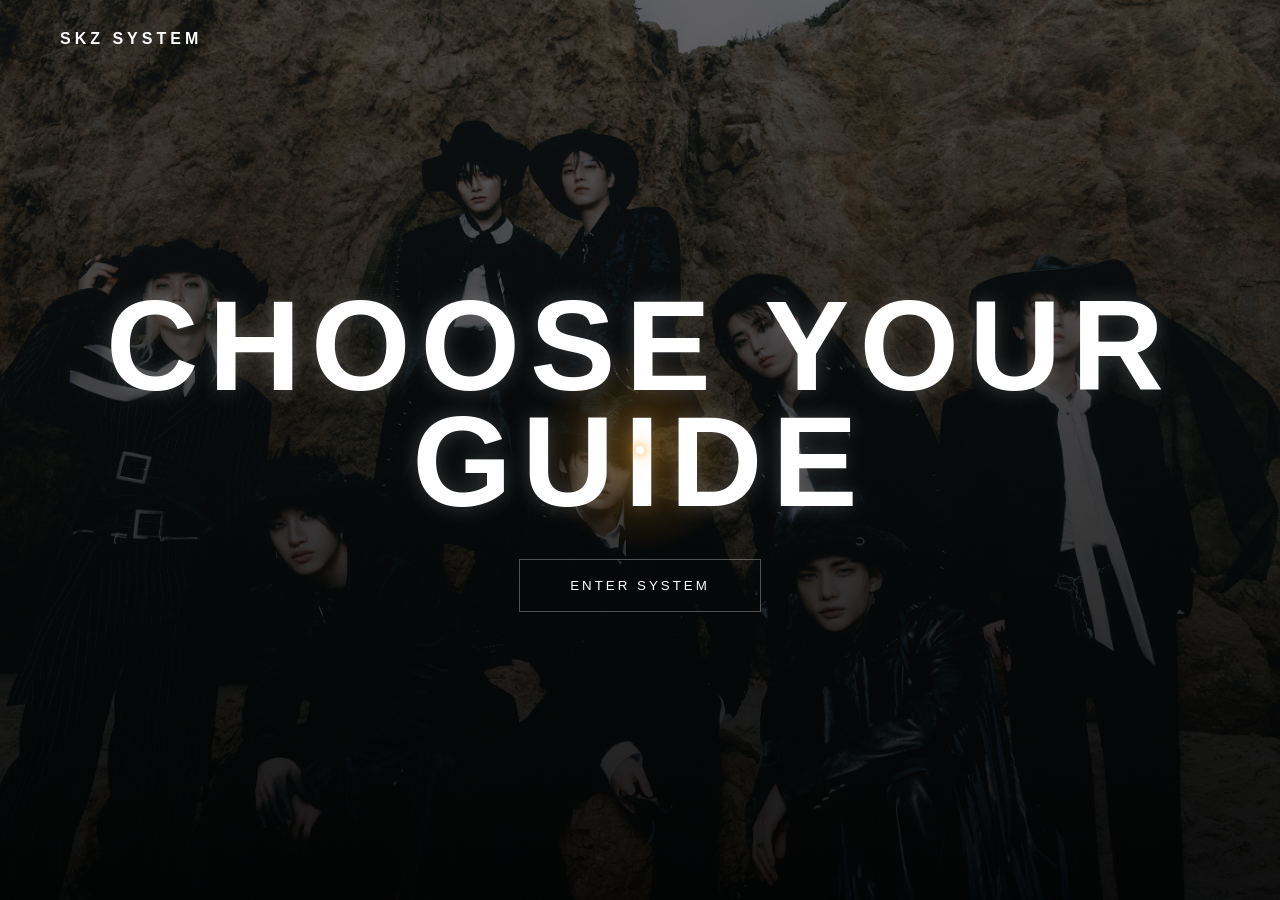
<file: index.html>
<!DOCTYPE html>
<html lang="en">
<head>
    <meta charset="UTF-8">
    <meta name="viewport" content="width=device-width, initial-scale=1.0">
    <link rel="stylesheet" href="css/style.css">
    <title>Stray Kids</title>
</head>
<body>

    <div class="noise"></div>
    <div class="particles"></div>

    <!-- HERO -->
    <section class="hero">

        <nav>
            <h1>SKZ SYSTEM</h1>
        </nav>

        <div class="hero-content">

            <h2>
                CHOOSE YOUR GUIDE
            </h2>

            <button class="enter-btn">
                ENTER SYSTEM
            </button>

        </div>

    </section>


    <!-- MEMBER SHOWCASE -->
    <section class="member-showcase">

        <button class="slide-btn prev-btn" aria-label="Previous member">
            &#8249;
        </button>

        <div class="member-slide bang-chan">
            <div class="member-text">
                <p class="member-role">STRAY KIDS LEADER</p>
                <h2>BANG CHAN</h2>
                <p class="member-quote">"Step out, we are Stray Kids."</p>
            </div>
            <div class="member-image">
                <img src="assets/images/members/bang-chan.jpg" onerror="this.onerror=null; this.src='assets/images/members/han.jpg';">
            </div>
        </div>

        <div class="member-slide lee-know">
            <div class="member-text">
                <p class="member-role">STRAY KIDS MEMBER</p>
                <h2>LEE KNOW</h2>
                <p class="member-quote">"The stage follows his rhythm."</p>
            </div>
            <div class="member-image">
                <img src="assets/images/members/lee-know.jpg" onerror="this.onerror=null; this.src='assets/images/members/han.jpg';">
            </div>
        </div>

        <div class="member-slide changbin">
            <div class="member-text">
                <p class="member-role">STRAY KIDS MEMBER</p>
                <h2>CHANGBIN</h2>
                <p class="member-quote">"A voice built with impact."</p>
            </div>
            <div class="member-image">
                <img src="assets/images/members/changbin.jpg" onerror="this.onerror=null; this.src='assets/images/members/han.jpg';">
            </div>
        </div>

        <div class="member-slide hyunjin">
            <div class="member-text">
                <p class="member-role">STRAY KIDS MEMBER</p>
                <h2>HYUNJIN</h2>
                <p class="member-quote">"Movement becomes a signature."</p>
            </div>
            <div class="member-image">
                <img src="assets/images/members/hyunjin.jpg" onerror="this.onerror=null; this.src='assets/images/members/han.jpg';">
            </div>
        </div>

        <div class="member-slide active han">
            <div class="member-text">
                <p class="member-role">STRAY KIDS MEMBER</p>
                <h2>HAN</h2>
                <p class="member-quote">"You make Stray Kids stay."</p>
            </div>
            <div class="member-image">
                <img src="assets/images/members/han.jpg">
            </div>
        </div>

        <div class="member-slide felix">
            <div class="member-text">
                <p class="member-role">STRAY KIDS MEMBER</p>
                <h2>FELIX</h2>
                <p class="member-quote">"Sunshine with a thunder-deep voice."</p>
            </div>
            <div class="member-image">
                <img src="assets/images/members/felix.jpg" onerror="this.onerror=null; this.src='assets/images/members/han.jpg';">
            </div>
        </div>

        <div class="member-slide seungmin">
            <div class="member-text">
                <p class="member-role">STRAY KIDS MEMBER</p>
                <h2>SEUNGMIN</h2>
                <p class="member-quote">"Every note lands clean."</p>
            </div>
            <div class="member-image">
                <img src="assets/images/members/seungmin.jpg" onerror="this.onerror=null; this.src='assets/images/members/han.jpg';">
            </div>
        </div>

        <div class="member-slide in">
            <div class="member-text">
                <p class="member-role">STRAY KIDS MEMBER</p>
                <h2>I.N</h2>
                <p class="member-quote">"Sharp presence, bright energy."</p>
            </div>
            <div class="member-image">
                <img src="assets/images/members/in.jpg" onerror="this.onerror=null; this.src='assets/images/members/han.jpg';">
            </div>
        </div>

        <button class="slide-btn next-btn" aria-label="Next member">
            &#8250;
        </button>

        <div class="slide-dots" aria-label="Member navigation"></div>

        <button class="lock-guide-btn">
            LOCK GUIDE
        </button>

    </section>

    <script src="js/app.js"></script>
</body>
</html>
</file>
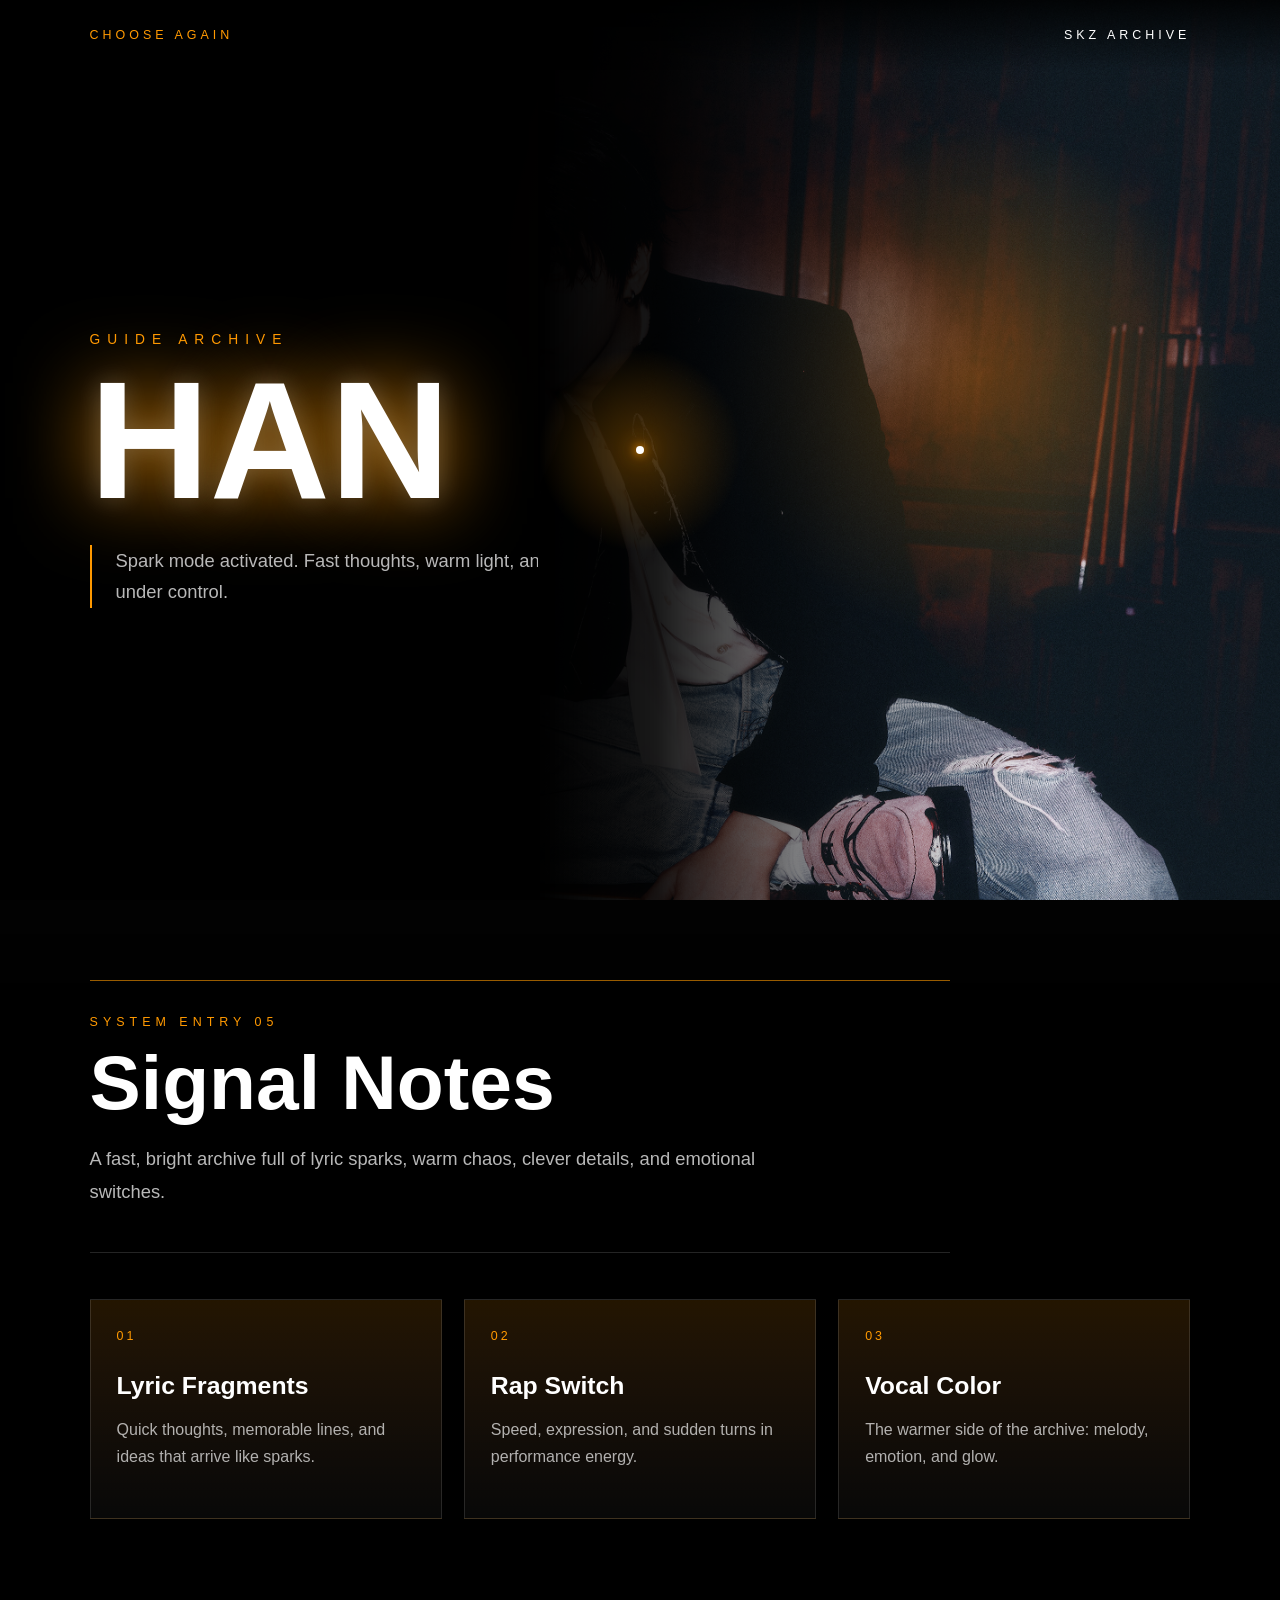
<file: blog.html>
<!DOCTYPE html>
<html lang="en">
<head>
    <meta charset="UTF-8">
    <meta name="viewport" content="width=device-width, initial-scale=1.0">
    <link rel="stylesheet" href="css/style.css">
    <title>SKZ Archive</title>
</head>
<body class="blog-page">

    <div class="noise"></div>
    <div class="particles"></div>

    <nav class="blog-nav">
        <a href="index.html">CHOOSE AGAIN</a>
        <p>SKZ ARCHIVE</p>
    </nav>

    <main class="blog-layout">

        <section class="blog-hero">
            <div class="blog-hero-copy">
                <p class="blog-kicker">GUIDE ARCHIVE</p>
                <h1 class="archive-name">HAN</h1>
                <p class="archive-intro">
                    A cinematic archive shaped by the selected guide.
                </p>
            </div>

            <div class="archive-image">
                <img class="archive-img" src="assets/images/members/han.jpg" alt="">
            </div>
        </section>

        <section class="archive-content">

            <article class="main-entry">
                <p class="entry-code">SYSTEM ENTRY 01</p>
                <h2 class="entry-title">Signal Notes</h2>
                <p class="entry-text">
                    A personal archive of visuals, mood, stage energy, and small details from this member's universe.
                </p>
            </article>

            <div class="archive-grid">
                <article>
                    <span>01</span>
                    <h3 class="post-one">Visual Profile</h3>
                    <p class="post-one-text">A focused look at colors, styling, and the member's visual identity.</p>
                </article>

                <article>
                    <span>02</span>
                    <h3 class="post-two">Favorite Track</h3>
                    <p class="post-two-text">A music-centered log for sound, tone, and performance atmosphere.</p>
                </article>

                <article>
                    <span>03</span>
                    <h3 class="post-three">Stage Energy</h3>
                    <p class="post-three-text">Notes about movement, presence, and how the stage changes around them.</p>
                </article>
            </div>

        </section>

    </main>

    <script src="js/blog.js"></script>
</body>
</html>
</file>
<file: css/style.css>
body{
    margin: 0;
    overflow: hidden;

    font-family: Arial, sans-serif;

    background: black;
}


.hero{

    width: 100%;
    height: 100vh;

    position: relative;

    background:
    linear-gradient(
        rgba(0,0,0,0.6),
        rgba(0,0,0,0.9)
    ),

    url("../assets/images/backgrounds/bg.jpg");

    background-size: cover;
    background-position: center;

    display: flex;
    flex-direction: column;

    opacity: 1;
    transform: translateY(0);
    transition:
    opacity 0.8s ease,
    transform 0.8s ease;
}

.hero-content{

    flex: 1;

    display: flex;

    flex-direction: column;

    justify-content: center;
    align-items: center;

    text-align: center;
}

.main-title{

    font-size: 9rem;

    color: white;

    letter-spacing: 10px;

    text-transform: uppercase;

    margin: 0;

    text-shadow:
    0 0 20px rgba(255,255,255,0.2);
}

.system-text{

    color: #00f0ff;

    letter-spacing: 8px;

    margin-bottom: 20px;
}

.enter-btn{

    margin-top: 40px;

    padding: 18px 50px;

    background: transparent;

    border: 1px solid rgba(255,255,255,0.3);

    color: white;

    letter-spacing: 3px;

    cursor: pointer;

    transition: 0.4s;
}


.enter-btn:hover{

    background: white;

    color: black;

    transform: scale(1.05);
}

*{
    margin: 0;
    padding: 0;
    box-sizing: border-box;
}

body{
    background: black;

    font-family: Arial, sans-serif;

    overflow: hidden;

    color: white;
}


/* HERO */
.hero{

    width: 100%;
    height: 100vh;

    position: relative;

    background:
    linear-gradient(
        rgba(0,0,0,0.6),
        rgba(0,0,0,0.9)
    ),

    url("../assets/images/backgrounds/bg.jpg");

    background-size: cover;
    background-position: center;

    display: flex;
    flex-direction: column;
}


/* NAVBAR */
nav{

    width: 100%;

    padding: 30px 60px;

    position: absolute;

    top: 0;
    left: 0;

    z-index: 10;
}


/* LOGO */
nav h1{

    font-size: 1rem;

    letter-spacing: 4px;

    color: white;
}


/* CONTEÚDO CENTRAL */
.hero-content{

    flex: 1;

    display: flex;

    flex-direction: column;

    justify-content: center;
    align-items: center;

    text-align: center;
}


/* TEXTO PEQUENO */
.hero-content p{

    color: #00f0ff;

    letter-spacing: 6px;

    margin-bottom: 20px;

    font-size: 0.9rem;
}


/* TÍTULO GIGANTE */
.hero-content h2{

    font-size: 8rem;

    font-weight: bold;

    letter-spacing: 10px;

    line-height: 0.9;

    text-transform: uppercase;

    text-shadow:
    0 0 20px rgba(255,255,255,0.2);
}


/* BOTÃO */
.enter-btn{

    margin-top: 40px;

    padding: 18px 50px;

    background: transparent;

    border: 1px solid rgba(255,255,255,0.3);

    color: white;

    letter-spacing: 3px;

    cursor: pointer;

    transition: 0.4s;
}


/* HOVER */
.enter-btn:hover{

    background: white;

    color: black;

    transform: scale(1.05);
}


/* OVERLAY DE RUÍDO */
.noise{

    position: fixed;

    width: 100%;
    height: 100%;

    pointer-events: none;

    opacity: 0.05;

    background-image:
    url("https://grainy-gradients.vercel.app/noise.svg");

    z-index: 999;
}

/* SHOWCASE */
.member-showcase{

    width: 100%;
    height: 100vh;

    background: #050510;

    position: fixed;
    inset: 0;

    overflow: hidden;

    display: block;

    opacity: 0;
    visibility: hidden;
    pointer-events: none;
    transform: translateY(30px);

    transition:
    opacity 0.8s ease 0.2s,
    transform 0.8s ease 0.2s,
    visibility 0s linear 1s;
}

body.show-showcase .hero{

    opacity: 0;
    pointer-events: none;
    transform: translateY(-30px);
}

body.show-showcase .member-showcase{

    opacity: 1;
    visibility: visible;
    pointer-events: auto;
    transform: translateY(0);

    transition:
    opacity 0.8s ease 0.2s,
    transform 0.8s ease 0.2s,
    visibility 0s linear 0s;
}


/* SLIDE */
.member-slide{

    width: 100%;
    height: 100vh;

    display: flex;

    align-items: center;
    justify-content: space-between;

    padding: 0 8%;

    position: relative;
}

.member-slide:not(.active){

    opacity: 0;
    pointer-events: none;
}


/* TEXTO */
.member-text{

    z-index: 2;
}


/* TEXTO PEQUENO */
.member-role{

    color: #ff9900;

    letter-spacing: 5px;

    margin-bottom: 20px;
}


/* NOME */
.member-text h2{

    font-size: 9rem;

    line-height: 0.9;

    text-transform: uppercase;
}


/* FRASE */
.member-quote{

    margin-top: 30px;

    font-size: 1.2rem;

    opacity: 0.7;
}


/* IMAGEM */
.member-image img{
    height: 90vh;
    object-fit: contain;
    filter:
    drop-shadow(0 0 30px rgba(255,153,0,0.5));
}

/* AJUSTE VISUAL DO HAN */
.hero{

    opacity: 1;
    transform: translateY(0);
    transition:
    opacity 0.8s ease,
    transform 0.8s ease;
}

.member-slide{

    padding: 0 0 0 8%;
    background: black;
}

.member-text{

    width: 42%;
}

.member-image{

    position: absolute;
    top: 0;
    right: 0;

    width: 58%;
    height: 100vh;

    overflow: hidden;
}

.member-image::before{

    content: "";

    position: absolute;
    inset: 0;

    background:
    linear-gradient(
        90deg,
        black 0%,
        rgba(0,0,0,0.9) 12%,
        rgba(0,0,0,0.45) 32%,
        rgba(0,0,0,0) 58%
    );

    z-index: 1;
    pointer-events: none;
}

.member-image img{

    width: 100%;
    height: 100%;

    object-fit: cover;
    object-position: center right;

    filter:
    contrast(1.08)
    saturate(0.95)
    drop-shadow(0 0 35px rgba(255,153,0,0.35));
}

.member-slide{

    position: absolute;
    inset: 0;

    opacity: 0;
    transform: translateX(35px);

    transition:
    opacity 0.7s ease,
    transform 0.7s ease;
}

.member-slide.active{

    opacity: 1;
    pointer-events: auto;
    transform: translateX(0);
}

.slide-btn{

    position: absolute;
    top: 50%;
    z-index: 5;

    width: 48px;
    height: 48px;

    border: 1px solid rgba(255,255,255,0.25);
    border-radius: 50%;

    background: rgba(0,0,0,0.35);
    color: white;

    font-size: 2.4rem;
    line-height: 1;

    cursor: pointer;
    transform: translateY(-50%);

    transition:
    background 0.3s ease,
    border-color 0.3s ease,
    transform 0.3s ease;
}

.slide-btn:hover{

    background: white;
    border-color: white;
    color: black;
    transform: translateY(-50%) scale(1.08);
}

.prev-btn{

    left: 28px;
}

.next-btn{

    right: 28px;
}

.slide-dots{

    position: absolute;
    left: 8%;
    bottom: 44px;
    z-index: 5;

    display: flex;
    gap: 12px;
}

.slide-dot{

    width: 34px;
    height: 4px;

    border: 0;
    border-radius: 999px;

    background: rgba(255,255,255,0.28);

    cursor: pointer;

    transition:
    width 0.3s ease,
    background 0.3s ease;
}

.slide-dot.active{

    width: 58px;
    background: #ff9900;
}

.lock-guide-btn,
.back-guide-btn{

    position: absolute;
    z-index: 6;

    padding: 16px 34px;

    border: 1px solid var(--member-color);

    background:
    linear-gradient(
        90deg,
        color-mix(in srgb, var(--member-color) 28%, transparent),
        rgba(0,0,0,0.25)
    );

    color: white;

    letter-spacing: 3px;

    cursor: pointer;

    transition:
    transform 0.35s ease,
    box-shadow 0.35s ease,
    background 0.35s ease;
}

.lock-guide-btn{

    left: 8%;
    bottom: 86px;
}

.lock-guide-btn:hover,
.back-guide-btn:hover{

    transform: translateY(-3px);
    box-shadow:
    0 0 28px color-mix(in srgb, var(--member-color) 55%, transparent);
}

.guide-system{

    position: fixed;
    inset: 0;
    z-index: 30;

    display: flex;
    align-items: center;
    justify-content: space-between;
    gap: 56px;

    padding: 0 8%;

    background:
    radial-gradient(
        circle at 68% 45%,
        color-mix(in srgb, var(--member-color) 32%, transparent) 0%,
        transparent 34%
    ),
    linear-gradient(
        90deg,
        black 0%,
        #050505 48%,
        rgba(0,0,0,0.86) 100%
    );

    opacity: 0;
    visibility: hidden;
    pointer-events: none;
    transform: scale(1.03);

    transition:
    opacity 0.75s ease,
    transform 0.75s ease,
    visibility 0s linear 0.75s;
}

body.guide-locked .guide-system{

    opacity: 1;
    visibility: visible;
    pointer-events: auto;
    transform: scale(1);

    transition:
    opacity 0.75s ease,
    transform 0.75s ease,
    visibility 0s linear 0s;
}

.guide-copy{

    max-width: 760px;
    width: 52%;

    animation:
    textReveal 0.9s ease both;
}

.guide-status{

    color: var(--member-color);

    font-size: 0.9rem;
    letter-spacing: 7px;

    margin-bottom: 24px;
}

.guide-name{

    color: white;

    font-size: clamp(4rem, 12vw, 10rem);
    line-height: 0.86;

    text-transform: uppercase;

    text-shadow:
    0 0 22px rgba(255,255,255,0.22),
    0 0 70px var(--member-color);
}

.guide-message{

    max-width: 560px;

    margin-top: 34px;
    padding-left: 24px;

    border-left: 2px solid var(--member-color);

    color: rgba(255,255,255,0.76);

    font-size: 1.2rem;
    line-height: 1.7;
}

.back-guide-btn{

    left: 8%;
    bottom: 56px;
}

.guide-blog{

    position: relative;
    z-index: 2;

    width: min(420px, 38%);

    padding: 28px 0;

    border-top: 1px solid color-mix(in srgb, var(--member-color) 65%, transparent);
    border-bottom: 1px solid rgba(255,255,255,0.16);

    animation:
    textReveal 1s ease 0.15s both;
}

.blog-header{

    margin-bottom: 34px;
}

.blog-header p,
.blog-date{

    color: var(--member-color);

    font-size: 0.72rem;
    letter-spacing: 5px;

    margin-bottom: 12px;
}

.blog-header h3{

    color: white;

    font-size: 2.4rem;
    line-height: 1;

    text-transform: uppercase;
}

.blog-feature{

    padding: 24px 0 30px;

    border-top: 1px solid rgba(255,255,255,0.12);
    border-bottom: 1px solid rgba(255,255,255,0.12);
}

.blog-feature h4{

    color: white;

    font-size: 1.45rem;
    margin-bottom: 14px;
}

.blog-feature p:last-child{

    color: rgba(255,255,255,0.68);

    font-size: 0.98rem;
    line-height: 1.7;
}

.blog-list{

    margin-top: 24px;

    display: grid;
    gap: 14px;
}

.blog-list article{

    display: flex;
    align-items: center;
    gap: 16px;

    min-height: 48px;

    border-bottom: 1px solid rgba(255,255,255,0.1);
}

.blog-list span{

    color: var(--member-color);

    font-size: 0.78rem;
    letter-spacing: 2px;
}

.blog-list p{

    color: rgba(255,255,255,0.86);

    letter-spacing: 1px;
}

@media (max-width: 800px){

    .member-slide{

        padding: 0 24px;
        align-items: flex-end;
    }

    .member-text{

        width: 100%;
        padding-bottom: 60px;
    }

    .member-text h2{

        font-size: 5rem;
    }

    .member-image{

        width: 100%;
        opacity: 0.65;
    }

    .member-image::before{

        background:
        linear-gradient(
            0deg,
            black 0%,
            rgba(0,0,0,0.75) 35%,
            rgba(0,0,0,0.15) 100%
        );
    }

    .slide-btn{

        top: auto;
        bottom: 24px;

        width: 42px;
        height: 42px;

        font-size: 2rem;
    }

    .prev-btn{

        left: 24px;
    }

    .next-btn{

        right: 24px;
    }

    .slide-dots{

        left: 50%;
        bottom: 38px;

        max-width: calc(100% - 140px);

        transform: translateX(-50%);
        justify-content: center;
        gap: 8px;
    }

    .slide-dot{

        width: 18px;
    }

    .slide-dot.active{

        width: 34px;
    }

    .lock-guide-btn{

        left: 24px;
        right: 24px;
        bottom: 88px;
    }

    .guide-system{

        padding: 0 24px;
        align-items: flex-end;
        justify-content: flex-end;
        gap: 24px;
        flex-direction: column;
    }

    .guide-copy{

        width: 100%;
        padding-bottom: 138px;
    }

    .guide-message{

        font-size: 1rem;
    }

    .back-guide-btn{

        left: 24px;
        right: 24px;
        bottom: 48px;
    }

    .guide-blog{

        display: none;
    }
}

/* CINEMATIC SYSTEM */
:root{

    --member-color: #ff9900;
    --cursor-x: 50vw;
    --cursor-y: 50vh;
}

body{

    cursor: none;
}

body::before{

    content: "";

    position: fixed;
    left: var(--cursor-x);
    top: var(--cursor-y);
    z-index: 1000;

    width: 220px;
    height: 220px;

    pointer-events: none;

    background:
    radial-gradient(
        circle,
        color-mix(in srgb, var(--member-color) 28%, transparent) 0%,
        transparent 65%
    );

    transform: translate(-50%, -50%);
    mix-blend-mode: screen;
}

body::after{

    content: "";

    position: fixed;
    left: var(--cursor-x);
    top: var(--cursor-y);
    z-index: 1001;

    width: 8px;
    height: 8px;

    border-radius: 50%;

    background: white;
    box-shadow:
    0 0 10px var(--member-color),
    0 0 22px var(--member-color);

    pointer-events: none;
    transform: translate(-50%, -50%);
}

.particles{

    position: fixed;
    inset: 0;
    z-index: 3;

    pointer-events: none;
    overflow: hidden;
}

.particles span{

    position: absolute;

    width: 4px;
    height: 4px;

    border-radius: 50%;

    background: var(--member-color);
    box-shadow:
    0 0 12px var(--member-color),
    0 0 26px var(--member-color);

    opacity: 0;

    animation:
    particleFloat linear infinite;
}

.member-showcase{

    background:
    radial-gradient(
        circle at 72% 45%,
        color-mix(in srgb, var(--member-color) 28%, transparent) 0%,
        transparent 34%
    ),
    #020204;
}

.member-showcase::before{

    content: "";

    position: absolute;
    inset: 0;
    z-index: 1;

    background:
    radial-gradient(
        circle at 80% 42%,
        color-mix(in srgb, var(--member-color) 36%, transparent) 0%,
        transparent 30%
    ),
    linear-gradient(
        90deg,
        black 0%,
        rgba(0,0,0,0.8) 38%,
        transparent 72%
    );

    opacity: 0.85;
    pointer-events: none;

    transition:
    background 0.7s ease,
    opacity 0.7s ease;
}

.member-showcase::after{

    content: "";

    position: absolute;
    inset: 0;
    z-index: 20;

    pointer-events: none;
    opacity: 0;

    background:
    repeating-linear-gradient(
        0deg,
        rgba(255,255,255,0.12) 0 1px,
        transparent 1px 5px
    );
}

body.is-glitching .member-showcase::after{

    opacity: 0.28;

    animation:
    glitchFlash 0.42s steps(2, end);
}

.bang-chan{

    --slide-color: #e63946;
}

.lee-know{

    --slide-color: #8ecae6;
}

.changbin{

    --slide-color: #b5179e;
}

.hyunjin{

    --slide-color: #f72585;
}

.han{

    --slide-color: #ff9900;
}

.felix{

    --slide-color: #00b4ff;
}

.seungmin{

    --slide-color: #70e000;
}

.in{

    --slide-color: #ffd166;
}

.member-slide{

    z-index: 2;
}

.member-slide.active .member-text{

    animation:
    textReveal 0.9s ease both;
}

.member-slide.active .member-image img{

    animation:
    imageReveal 1s ease both;
}

.member-role{

    color: var(--slide-color);
    text-shadow:
    0 0 18px color-mix(in srgb, var(--slide-color) 75%, transparent);
}

.member-text h2{

    text-shadow:
    0 0 18px rgba(255,255,255,0.18),
    0 0 55px color-mix(in srgb, var(--slide-color) 58%, transparent);
}

.member-quote{

    border-left: 2px solid var(--slide-color);
    padding-left: 22px;
}

.member-image::after{

    content: "";

    position: absolute;
    inset: 0;
    z-index: 2;

    pointer-events: none;

    background:
    radial-gradient(
        circle at 58% 44%,
        color-mix(in srgb, var(--slide-color) 22%, transparent) 0%,
        transparent 40%
    );

    opacity: 0.55;

    transition:
    opacity 0.45s ease,
    transform 0.45s ease;
}

.member-image:hover::after{

    opacity: 0.95;
    transform: scale(1.08);
}

.member-image:hover img{

    transform: scale(1.035);
}

.member-image img{

    transition:
    transform 0.8s ease,
    filter 0.8s ease;
}

.slide-btn:hover,
.slide-dot.active{

    background: var(--member-color);
    border-color: var(--member-color);
}

@keyframes textReveal{

    from{

        opacity: 0;
        transform: translateY(24px);
        filter: blur(8px);
    }

    to{

        opacity: 1;
        transform: translateY(0);
        filter: blur(0);
    }
}

@keyframes imageReveal{

    from{

        opacity: 0;
        transform: scale(1.08) translateX(35px);
        filter: blur(12px) contrast(1.15);
    }

    to{

        opacity: 1;
        transform: scale(1) translateX(0);
        filter: contrast(1.08) saturate(0.95) drop-shadow(0 0 35px var(--slide-color));
    }
}

@keyframes particleFloat{

    0%{

        opacity: 0;
        transform: translate3d(0, 35px, 0) scale(0.7);
    }

    18%{

        opacity: 0.8;
    }

    100%{

        opacity: 0;
        transform: translate3d(30px, -90px, 0) scale(1.4);
    }
}

@keyframes glitchFlash{

    0%{

        transform: translateX(0);
        clip-path: inset(0 0 82% 0);
    }

    25%{

        transform: translateX(-12px);
        clip-path: inset(18% 0 48% 0);
    }

    50%{

        transform: translateX(10px);
        clip-path: inset(62% 0 16% 0);
    }

    75%{

        transform: translateX(-6px);
        clip-path: inset(38% 0 34% 0);
    }

    100%{

        transform: translateX(0);
        clip-path: inset(0);
    }
}

@media (max-width: 800px){

    body{

        cursor: auto;
    }

    body::before{

        display: none;
    }

    body::after{

        display: none;
    }

    .member-showcase::before{

        background:
        linear-gradient(
            0deg,
            black 0%,
            rgba(0,0,0,0.78) 42%,
            transparent 100%
        );
    }
}

/* BLOG PAGE */
.blog-page{

    overflow-x: hidden;
    overflow-y: auto;

    min-height: 100vh;

    background:
    radial-gradient(
        circle at 78% 18%,
        color-mix(in srgb, var(--member-color) 28%, transparent) 0%,
        transparent 32%
    ),
    #030303;
}

.blog-nav{

    position: fixed;
    top: 0;
    left: 0;
    z-index: 20;

    width: 100%;

    display: flex;
    justify-content: space-between;
    align-items: center;

    padding: 28px 7%;

    background:
    linear-gradient(
        180deg,
        rgba(0,0,0,0.82),
        transparent
    );
}

.blog-nav a,
.blog-nav p{

    color: white;

    text-decoration: none;
    letter-spacing: 4px;
    font-size: 0.78rem;
}

.blog-nav a{

    color: var(--member-color);
}

.blog-layout{

    position: relative;
    z-index: 4;
}

.blog-hero{

    position: relative;

    min-height: 100vh;

    display: flex;
    align-items: center;

    padding: 120px 7% 80px;

    overflow: hidden;
}

.blog-hero::before{

    content: "";

    position: absolute;
    inset: 0;
    z-index: -1;

    background:
    linear-gradient(
        90deg,
        black 0%,
        rgba(0,0,0,0.88) 42%,
        rgba(0,0,0,0.15) 100%
    );
}

.blog-hero-copy{

    width: 48%;

    animation:
    textReveal 0.9s ease both;
}

.blog-kicker{

    color: var(--member-color);

    letter-spacing: 7px;
    font-size: 0.86rem;

    margin-bottom: 24px;
}

.archive-name{

    color: white;

    font-size: clamp(4.5rem, 13vw, 12rem);
    line-height: 0.84;

    text-transform: uppercase;

    text-shadow:
    0 0 24px rgba(255,255,255,0.2),
    0 0 80px var(--member-color);
}

.archive-intro{

    max-width: 560px;

    margin-top: 34px;
    padding-left: 24px;

    border-left: 2px solid var(--member-color);

    color: rgba(255,255,255,0.72);

    font-size: 1.15rem;
    line-height: 1.7;
}

.archive-image{

    position: absolute;
    top: 0;
    right: 0;

    width: 58%;
    height: 100%;

    overflow: hidden;
}

.archive-image::before{

    content: "";

    position: absolute;
    inset: 0;
    z-index: 2;

    background:
    linear-gradient(
        90deg,
        black 0%,
        rgba(0,0,0,0.9) 16%,
        rgba(0,0,0,0.35) 42%,
        transparent 70%
    ),
    radial-gradient(
        circle at 58% 42%,
        color-mix(in srgb, var(--member-color) 30%, transparent) 0%,
        transparent 38%
    );
}

.archive-image img{

    width: 100%;
    height: 100%;

    object-fit: cover;
    object-position: center right;

    filter:
    contrast(1.08)
    saturate(0.95)
    drop-shadow(0 0 40px var(--member-color));
}

.archive-content{

    padding: 80px 7% 110px;

    background:
    linear-gradient(
        180deg,
        rgba(0,0,0,0.1),
        black 18%
    );
}

.main-entry{

    max-width: 860px;

    padding: 34px 0 44px;

    border-top: 1px solid color-mix(in srgb, var(--member-color) 60%, transparent);
    border-bottom: 1px solid rgba(255,255,255,0.14);
}

.entry-code{

    color: var(--member-color);

    letter-spacing: 5px;
    font-size: 0.78rem;

    margin-bottom: 18px;
}

.entry-title{

    color: white;

    font-size: clamp(2.5rem, 6vw, 5.5rem);
    line-height: 0.92;

    margin-bottom: 24px;
}

.entry-text{

    max-width: 720px;

    color: rgba(255,255,255,0.72);

    font-size: 1.15rem;
    line-height: 1.8;
}

.archive-grid{

    margin-top: 46px;

    display: grid;
    grid-template-columns: repeat(3, 1fr);
    gap: 22px;
}

.archive-grid article{

    min-height: 220px;

    padding: 26px;

    border: 1px solid rgba(255,255,255,0.12);

    background:
    linear-gradient(
        180deg,
        color-mix(in srgb, var(--member-color) 14%, transparent),
        rgba(255,255,255,0.03)
    );
}

.archive-grid span{

    color: var(--member-color);

    letter-spacing: 3px;
    font-size: 0.78rem;
}

.archive-grid h3{

    color: white;

    margin: 28px 0 16px;

    font-size: 1.55rem;
}

.archive-grid p{

    color: rgba(255,255,255,0.68);

    line-height: 1.7;
}

@media (max-width: 900px){

    .blog-hero{

        align-items: flex-end;
        padding: 120px 24px 70px;
    }

    .blog-hero-copy{

        width: 100%;
    }

    .archive-image{

        width: 100%;
        opacity: 0.55;
    }

    .archive-image::before{

        background:
        linear-gradient(
            0deg,
            black 0%,
            rgba(0,0,0,0.72) 44%,
            rgba(0,0,0,0.12) 100%
        );
    }

    .archive-content{

        padding: 64px 24px 90px;
    }

    .archive-grid{

        grid-template-columns: 1fr;
    }

    .blog-nav{

        padding: 24px;
    }
}
</file>
